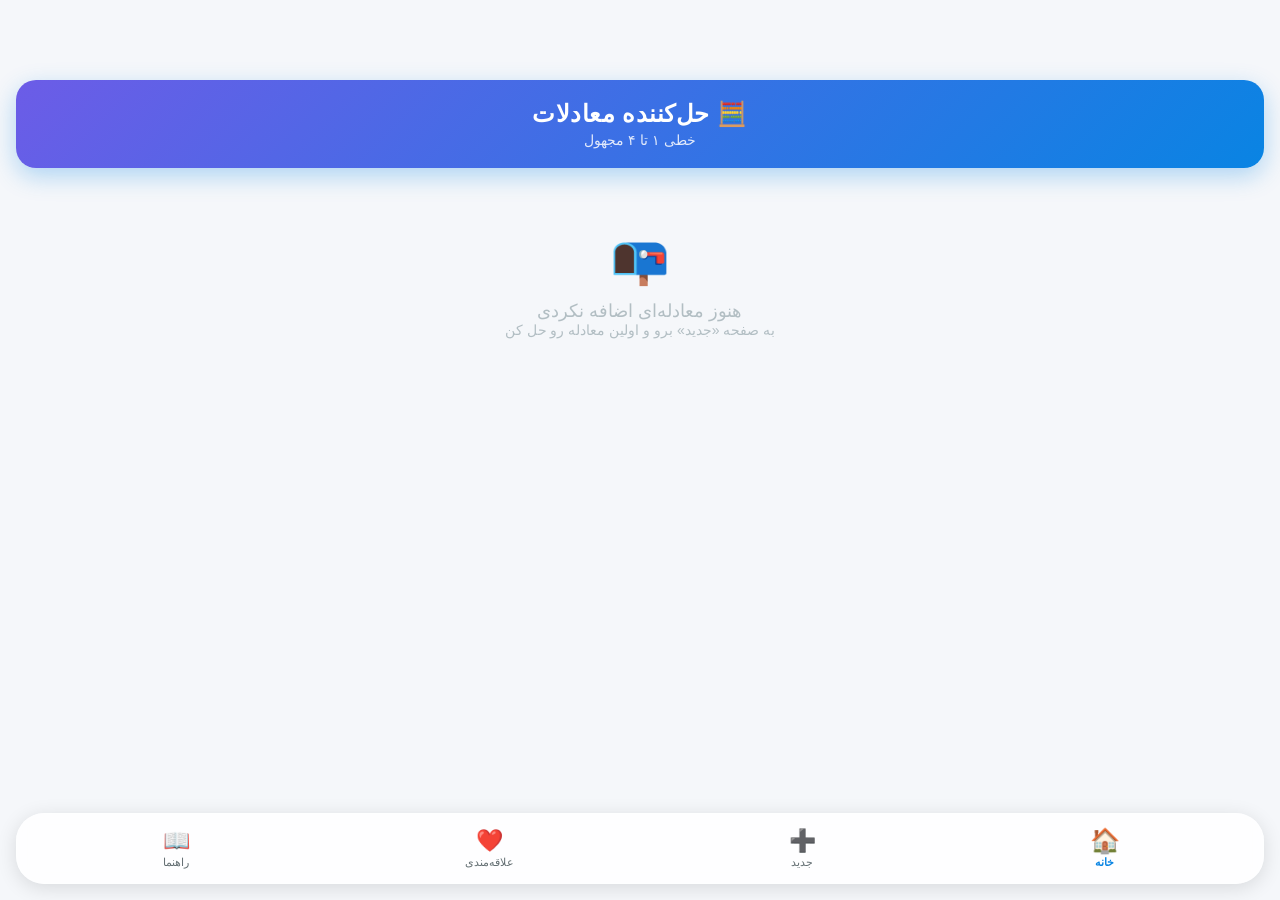
<file: index.html>
<!DOCTYPE html>
<html lang="fa" dir="rtl">
<head>
  <meta charset="UTF-8">
  <meta name="viewport" content="width=device-width, initial-scale=1.0">
  <title>خانه | حل‌کننده معادلات</title>
  <link rel="stylesheet" href="style.css">
  <!-- فونت وزیرمتن از CDN -->
  <link href="https://cdn.fontcdn.ir/font/vazir/Vazir.css" rel="stylesheet">
</head>
<body>

  <!-- هدر -->
  <header class="app-header">
    <h1>🧮 حل‌کننده معادلات</h1>
    <p>خطی ۱ تا ۴ مجهول</p>
  </header>

  <!-- محتوای اصلی -->
  <main class="main-content" id="mainContent">
    <!-- کارت‌های معادلات توسط js ساخته می‌شوند -->
  </main>

  <!-- منوی پایین (نوار ناوبری) -->
  <nav class="bottom-nav">
    <a href="index.html" class="nav-item active">
      <span class="nav-icon">🏠</span>
      <span class="nav-label">خانه</span>
    </a>
    <a href="add.html" class="nav-item">
      <span class="nav-icon">➕</span>
      <span class="nav-label">جدید</span>
    </a>
    <a href="favert.html" class="nav-item">
      <span class="nav-icon">❤️</span>
      <span class="nav-label">علاقه‌مندی</span>
    </a>
    <a href="gaid.html" class="nav-item">
      <span class="nav-icon">📖</span>
      <span class="nav-label">راهنما</span>
    </a>
  </nav>

  <!-- مودال تأیید حذف -->
  <div id="modalOverlay" class="modal-overlay" style="display:none;">
    <div class="modal-box">
      <p id="modalMessage">آیا مطمئن هستید؟</p>
      <div class="modal-actions">
        <button id="modalConfirm" class="btn btn-danger">بله، حذف شود</button>
        <button id="modalCancel" class="btn btn-secondary">انصراف</button>
      </div>
    </div>
  </div>

  <script src="index.js"></script>
</body>
</html>
</file>
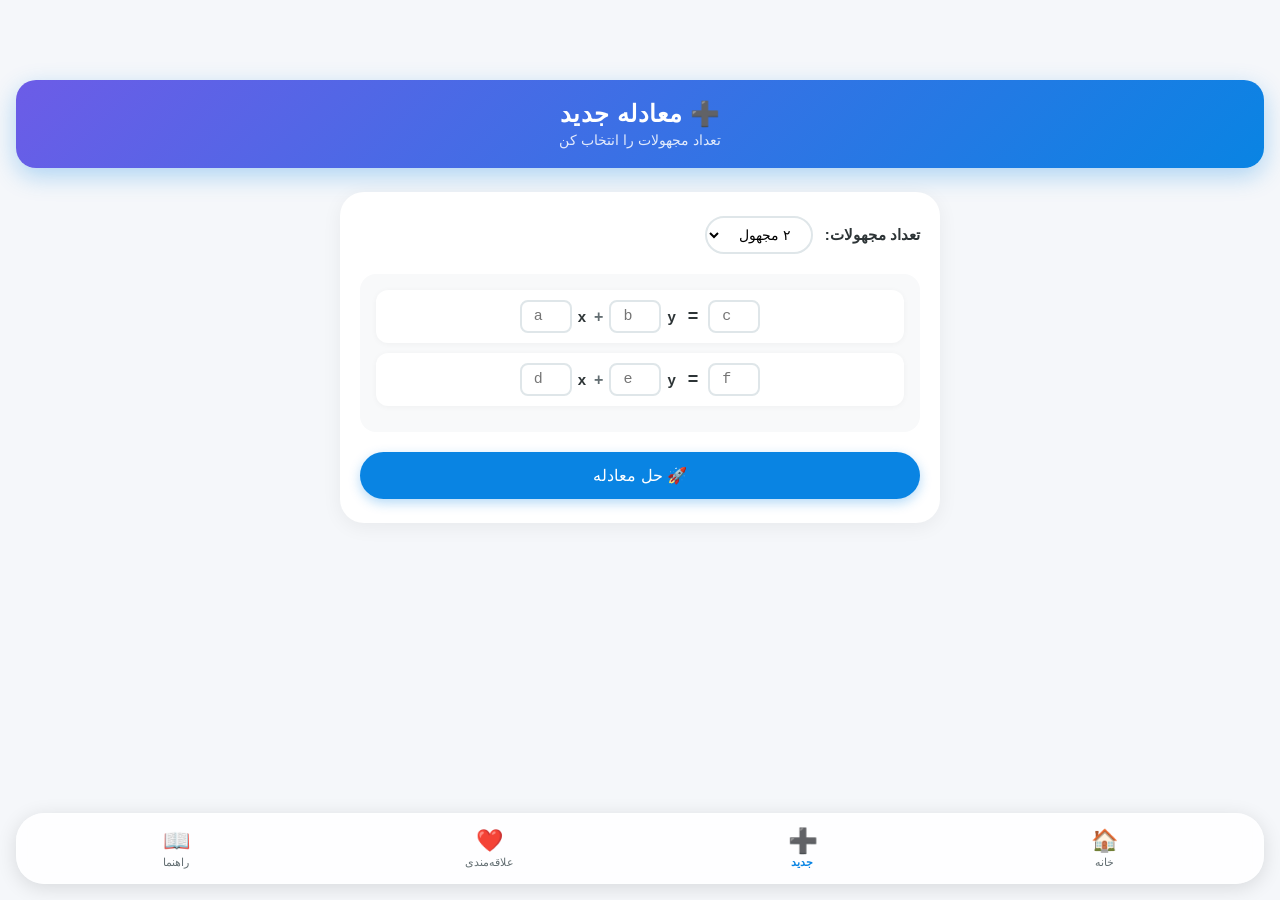
<file: add.html>
<!DOCTYPE html>
<html lang="fa" dir="rtl">
<head>
  <meta charset="UTF-8">
  <meta name="viewport" content="width=device-width, initial-scale=1.0">
  <title>حل معادله جدید</title>
  <link rel="stylesheet" href="style.css">
  <link href="https://cdn.fontcdn.ir/font/vazir/Vazir.css" rel="stylesheet">
</head>
<body>

  <header class="app-header">
    <h1>➕ معادله جدید</h1>
    <p>تعداد مجهولات را انتخاب کن</p>
  </header>

  <main class="main-content">
    <div class="solver-card">
      <div class="selector-row">
        <label for="change">تعداد مجهولات:</label>
        <select id="change" class="select-box">
          <option value="1">۱ مجهول</option>
          <option value="2" selected>۲ مجهول</option>
          <option value="3">۳ مجهول</option>
          <option value="4">۴ مجهول</option>
        </select>
      </div>

      <div id="solverContainer" class="solver-container">
        <!-- ورودی‌ها توسط js ساخته می‌شوند -->
      </div>

      <button id="solveBtn" class="btn btn-primary btn-block">🚀 حل معادله</button>
      <div id="resultBox" class="result-box" style="display:none;"></div>
      <div id="stepsBox" class="steps-box" style="display:none;"></div>
    </div>
  </main>

  <!-- منوی پایین -->
  <nav class="bottom-nav">
    <a href="index.html" class="nav-item">
      <span class="nav-icon">🏠</span>
      <span class="nav-label">خانه</span>
    </a>
    <a href="add.html" class="nav-item active">
      <span class="nav-icon">➕</span>
      <span class="nav-label">جدید</span>
    </a>
    <a href="favert.html" class="nav-item">
      <span class="nav-icon">❤️</span>
      <span class="nav-label">علاقه‌مندی</span>
    </a>
    <a href="gaid.html" class="nav-item">
      <span class="nav-icon">📖</span>
      <span class="nav-label">راهنما</span>
    </a>
  </nav>

  <script src="js.js"></script>
</body>
</html>
</file>
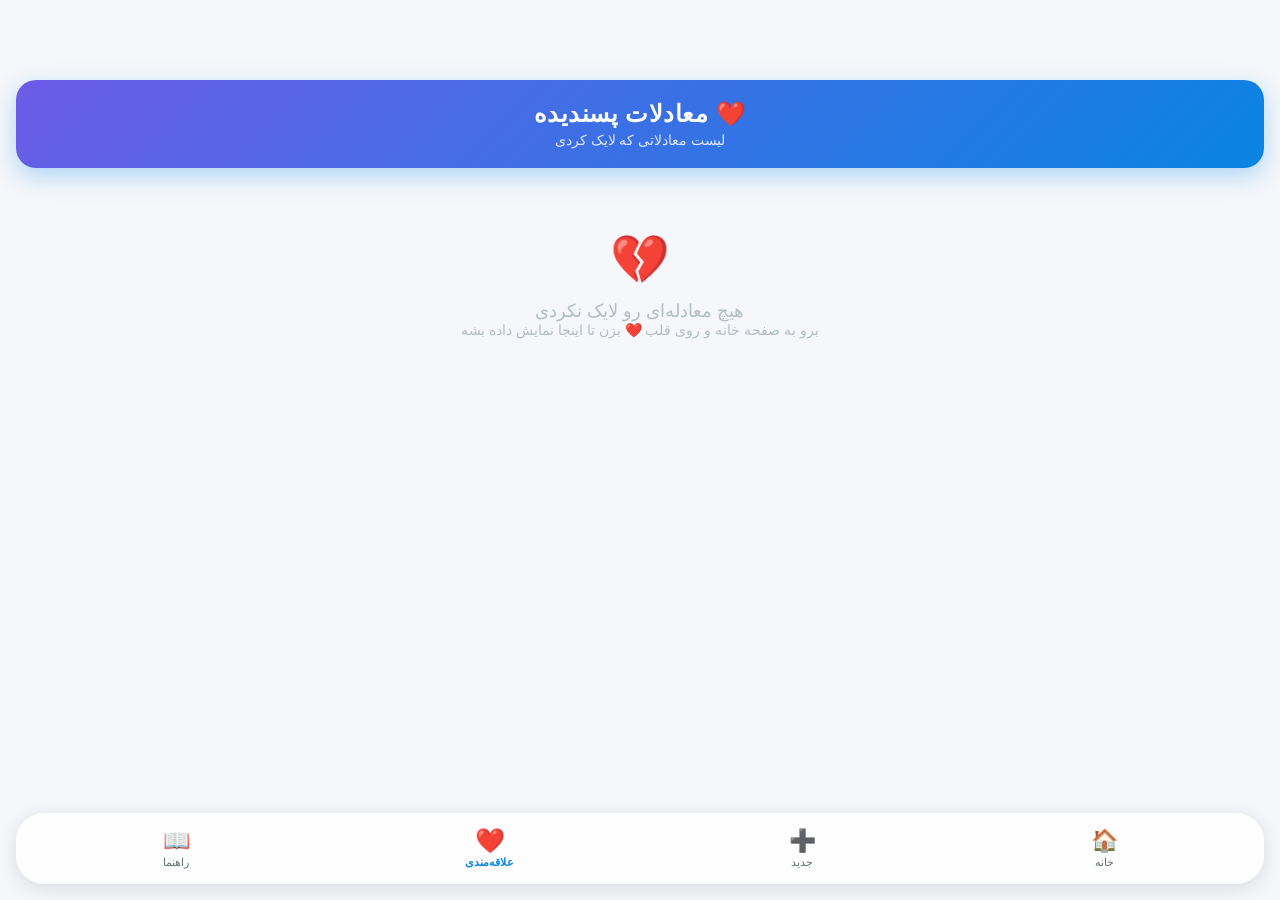
<file: favert.html>
<!DOCTYPE html>
<html lang="fa" dir="rtl">
<head>
  <meta charset="UTF-8">
  <meta name="viewport" content="width=device-width, initial-scale=1.0">
  <title>علاقه‌مندی‌ها</title>
  <link rel="stylesheet" href="style.css">
  <link href="https://cdn.fontcdn.ir/font/vazir/Vazir.css" rel="stylesheet">
</head>
<body>

  <header class="app-header">
    <h1>❤️ معادلات پسندیده</h1>
    <p>لیست معادلاتی که لایک کردی</p>
  </header>

  <main class="main-content" id="favContainer">
    <!-- توسط js پر می‌شود -->
  </main>

  <nav class="bottom-nav">
    <a href="index.html" class="nav-item">
      <span class="nav-icon">🏠</span>
      <span class="nav-label">خانه</span>
    </a>
    <a href="add.html" class="nav-item">
      <span class="nav-icon">➕</span>
      <span class="nav-label">جدید</span>
    </a>
    <a href="favert.html" class="nav-item active">
      <span class="nav-icon">❤️</span>
      <span class="nav-label">علاقه‌مندی</span>
    </a>
    <a href="gaid.html" class="nav-item">
      <span class="nav-icon">📖</span>
      <span class="nav-label">راهنما</span>
    </a>
  </nav>

  <script src="js3.js"></script>
</body>
</html>
</file>
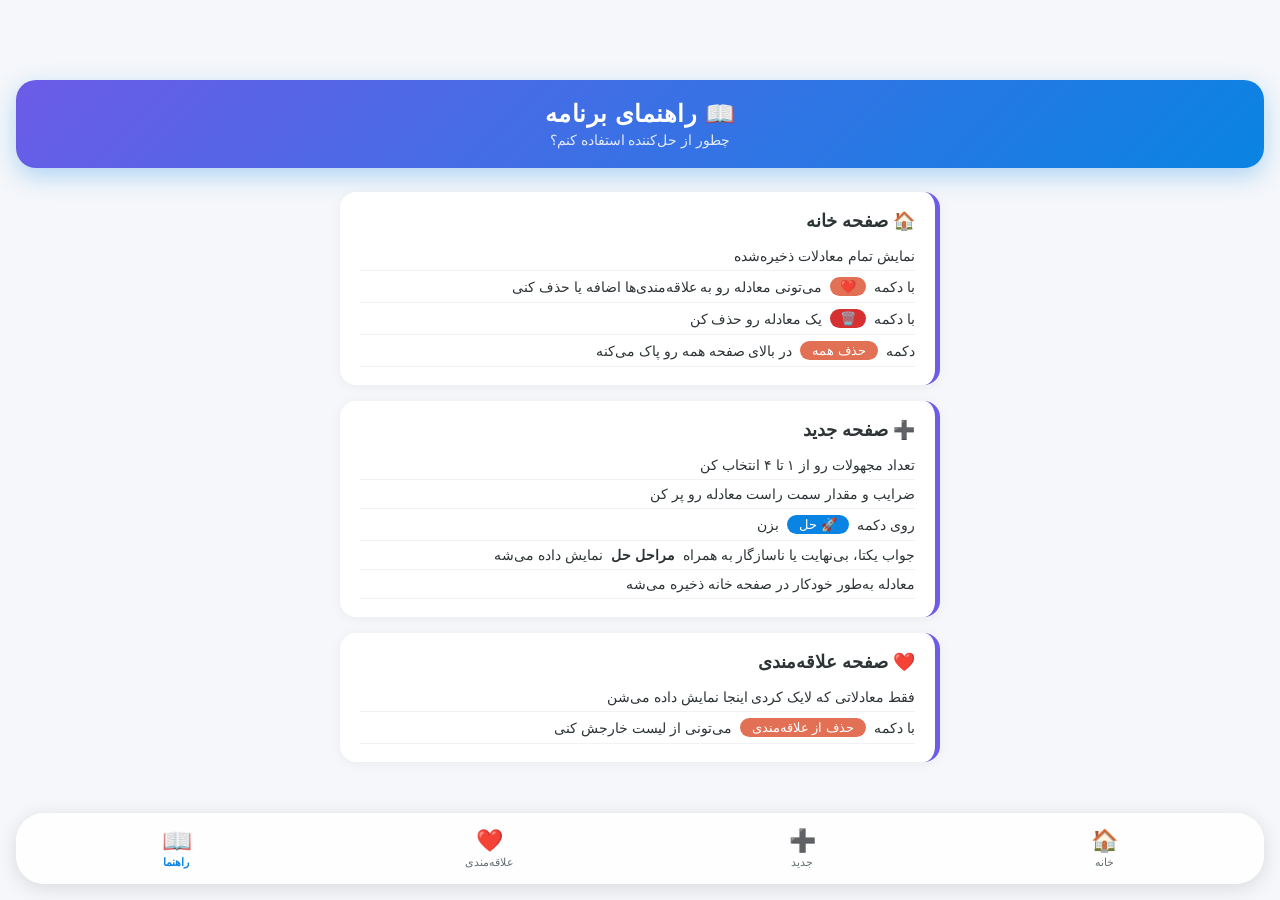
<file: gaid.html>
<!DOCTYPE html>
<html lang="fa" dir="rtl">
<head>
  <meta charset="UTF-8">
  <meta name="viewport" content="width=device-width, initial-scale=1.0">
  <title>راهنما</title>
  <link rel="stylesheet" href="style.css">
  <link href="https://cdn.fontcdn.ir/font/vazir/Vazir.css" rel="stylesheet">
</head>
<body>

  <header class="app-header">
    <h1>📖 راهنمای برنامه</h1>
    <p>چطور از حل‌کننده استفاده کنم؟</p>
  </header>

  <main class="main-content">
    <div class="guide-card">
      <h2>🏠 صفحه خانه</h2>
      <ul>
        <li>نمایش تمام معادلات ذخیره‌شده</li>
        <li>با دکمه <span class="badge-like">❤️</span> می‌تونی معادله رو به علاقه‌مندی‌ها اضافه یا حذف کنی</li>
        <li>با دکمه <span class="badge-delete">🗑️</span> یک معادله رو حذف کن</li>
        <li>دکمه <span class="badge-danger">حذف همه</span> در بالای صفحه همه رو پاک می‌کنه</li>
      </ul>
    </div>

    <div class="guide-card">
      <h2>➕ صفحه جدید</h2>
      <ul>
        <li>تعداد مجهولات رو از ۱ تا ۴ انتخاب کن</li>
        <li>ضرایب و مقدار سمت راست معادله رو پر کن</li>
        <li>روی دکمه <span class="badge-primary">🚀 حل</span> بزن</li>
        <li>جواب یکتا، بی‌نهایت یا ناسازگار به همراه <strong>مراحل حل</strong> نمایش داده می‌شه</li>
        <li>معادله به‌طور خودکار در صفحه خانه ذخیره می‌شه</li>
      </ul>
    </div>

    <div class="guide-card">
      <h2>❤️ صفحه علاقه‌مندی</h2>
      <ul>
        <li>فقط معادلاتی که لایک کردی اینجا نمایش داده می‌شن</li>
        <li>با دکمه <span class="badge-danger">حذف از علاقه‌مندی</span> می‌تونی از لیست خارجش کنی</li>
      </ul>
    </div>
  </main>

  <nav class="bottom-nav">
    <a href="index.html" class="nav-item">
      <span class="nav-icon">🏠</span>
      <span class="nav-label">خانه</span>
    </a>
    <a href="add.html" class="nav-item">
      <span class="nav-icon">➕</span>
      <span class="nav-label">جدید</span>
    </a>
    <a href="favert.html" class="nav-item">
      <span class="nav-icon">❤️</span>
      <span class="nav-label">علاقه‌مندی</span>
    </a>
    <a href="gaid.html" class="nav-item active">
      <span class="nav-icon">📖</span>
      <span class="nav-label">راهنما</span>
    </a>
  </nav>

</body>
</html>
</file>
<file: style.css>
/* ===== RESET & BASE ===== */
* {
  margin: 0;
  padding: 0;
  box-sizing: border-box;
}

body {
  font-family: 'Vazir', Tahoma, sans-serif;
  background: #f5f7fa;
  color: #2d3436;
  padding: 80px 16px 90px;
  min-height: 100vh;
  direction: rtl;
}

/* ===== HEADER ===== */
.app-header {
  text-align: center;
  background: linear-gradient(135deg, #6c5ce7, #0984e3);
  color: #fff;
  padding: 20px 16px;
  border-radius: 20px;
  margin-bottom: 24px;
  box-shadow: 0 8px 24px rgba(9, 132, 227, 0.3);
}

.app-header h1 {
  font-size: 24px;
  font-weight: 700;
  letter-spacing: 0.5px;
}

.app-header p {
  font-size: 14px;
  opacity: 0.85;
  margin-top: 4px;
}

/* ===== MAIN CONTENT ===== */
.main-content {
  max-width: 600px;
  margin: 0 auto;
}

/* ===== BOTTOM NAVIGATION ===== */
.bottom-nav {
  position: fixed;
  bottom: 16px;
  left: 16px;
  right: 16px;
  background: rgba(255, 255, 255, 0.85);
  backdrop-filter: blur(12px);
  -webkit-backdrop-filter: blur(12px);
  display: flex;
  justify-content: space-around;
  align-items: center;
  padding: 10px 8px;
  border-radius: 28px;
  box-shadow: 0 4px 20px rgba(0, 0, 0, 0.12);
  z-index: 1000;
  border: 1px solid rgba(255, 255, 255, 0.3);
}

.nav-item {
  display: flex;
  flex-direction: column;
  align-items: center;
  text-decoration: none;
  color: #636e72;
  font-size: 11px;
  transition: all 0.2s;
  padding: 4px 12px;
  border-radius: 16px;
}

.nav-item .nav-icon {
  font-size: 22px;
  margin-bottom: 2px;
}

.nav-item.active {
  color: #0984e3;
  font-weight: 700;
}

.nav-item.active .nav-icon {
  transform: scale(1.1);
}

/* ===== کارت معادله در صفحه خانه ===== */
.equation-card {
  background: #fff;
  border-radius: 16px;
  padding: 16px 18px;
  margin-bottom: 14px;
  box-shadow: 0 2px 12px rgba(0, 0, 0, 0.06);
  border-right: 5px solid #0984e3;
  transition: all 0.2s;
  display: flex;
  flex-direction: column;
  gap: 8px;
}

.equation-card .eq-title {
  font-size: 16px;
  font-weight: 600;
  color: #2d3436;
}

.equation-card .eq-text {
  font-size: 15px;
  color: #2d3436;
  background: #f8f9fa;
  padding: 8px 12px;
  border-radius: 10px;
  direction: ltr;
  text-align: left;
  font-family: 'Courier New', monospace;
  overflow-x: auto;
  white-space: nowrap;
}

.equation-card .eq-actions {
  display: flex;
  gap: 10px;
  justify-content: flex-end;
}

.equation-card .eq-index {
  font-size: 12px;
  color: #b2bec3;
  font-weight: 600;
}

/* ===== دکمه‌ها ===== */
.btn {
  display: inline-flex;
  align-items: center;
  justify-content: center;
  gap: 6px;
  padding: 8px 16px;
  border: none;
  border-radius: 30px;
  font-family: 'Vazir', Tahoma, sans-serif;
  font-size: 14px;
  font-weight: 500;
  cursor: pointer;
  transition: all 0.2s;
  text-decoration: none;
  background: #dfe6e9;
  color: #2d3436;
}

.btn-primary {
  background: #0984e3;
  color: #fff;
  box-shadow: 0 4px 12px rgba(9, 132, 227, 0.3);
}
.btn-primary:hover { background: #0873c7; transform: translateY(-2px); }

.btn-success {
  background: #00b894;
  color: #fff;
  box-shadow: 0 4px 12px rgba(0, 184, 148, 0.3);
}
.btn-success:hover { background: #00a381; transform: translateY(-2px); }

.btn-danger {
  background: #e17055;
  color: #fff;
  box-shadow: 0 4px 12px rgba(225, 112, 85, 0.3);
}
.btn-danger:hover { background: #d63031; transform: translateY(-2px); }

.btn-secondary {
  background: #b2bec3;
  color: #2d3436;
}
.btn-secondary:hover { background: #a0aab0; }

.btn-block {
  width: 100%;
  padding: 14px;
  font-size: 16px;
}

.btn-like {
  background: transparent;
  font-size: 22px;
  padding: 4px 8px;
  transition: transform 0.2s;
}
.btn-like:hover { transform: scale(1.2); }

.btn-delete {
  background: transparent;
  color: #e17055;
  font-size: 18px;
  padding: 4px 8px;
}
.btn-delete:hover { background: #fceae8; border-radius: 30px; }

/* ===== صفحه افزودن (solver) ===== */
.solver-card {
  background: #fff;
  border-radius: 24px;
  padding: 24px 20px;
  box-shadow: 0 4px 20px rgba(0, 0, 0, 0.06);
}

.selector-row {
  display: flex;
  align-items: center;
  gap: 12px;
  margin-bottom: 20px;
  flex-wrap: wrap;
}

.selector-row label {
  font-weight: 600;
  font-size: 15px;
}

.select-box {
  padding: 8px 16px;
  border-radius: 30px;
  border: 2px solid #dfe6e9;
  font-family: 'Vazir', Tahoma, sans-serif;
  font-size: 14px;
  background: #fff;
  outline: none;
  transition: border 0.2s;
}
.select-box:focus { border-color: #0984e3; }

.solver-container {
  background: #f8f9fa;
  border-radius: 16px;
  padding: 16px;
  margin-bottom: 20px;
  min-height: 120px;
}

.equation-row {
  display: flex;
  flex-wrap: wrap;
  align-items: center;
  justify-content: center;
  gap: 6px 4px;
  background: #fff;
  padding: 10px 12px;
  border-radius: 12px;
  margin-bottom: 10px;
  box-shadow: 0 1px 6px rgba(0,0,0,0.04);
  direction: ltr;
}

.equation-row input {
  width: 52px;
  padding: 6px 4px;
  border: 2px solid #dfe6e9;
  border-radius: 8px;
  text-align: center;
  font-size: 15px;
  font-family: 'Courier New', monospace;
  transition: border 0.2s;
}
.equation-row input:focus {
  border-color: #0984e3;
  outline: none;
}

.equation-row .var-label {
  font-weight: 700;
  font-size: 15px;
  color: #2d3436;
  margin: 0 2px;
}

.equation-row .op {
  font-weight: 700;
  color: #636e72;
  margin: 0 2px;
}

.eq-sign {
  font-weight: 700;
  font-size: 18px;
  margin: 0 6px;
  color: #2d3436;
}

/* ===== جواب و مراحل ===== */
.result-box {
  margin-top: 16px;
  padding: 16px;
  border-radius: 16px;
  background: #e8f4fd;
  border-right: 5px solid #0984e3;
  font-weight: 600;
  font-size: 16px;
  text-align: center;
  display: none;
  direction: ltr;
}

.steps-box {
  margin-top: 16px;
  padding: 16px;
  border-radius: 16px;
  background: #f0f0f0;
  border-right: 5px solid #00b894;
  font-size: 14px;
  display: none;
  direction: ltr;
  max-height: 300px;
  overflow-y: auto;
  font-family: 'Courier New', monospace;
  white-space: pre-wrap;
  line-height: 1.8;
}

/* ===== مودال ===== */
.modal-overlay {
  position: fixed;
  top: 0; left: 0; width: 100%; height: 100%;
  background: rgba(0, 0, 0, 0.5);
  backdrop-filter: blur(4px);
  display: none;
  justify-content: center;
  align-items: center;
  z-index: 2000;
}

.modal-box {
  background: #fff;
  padding: 28px 24px;
  border-radius: 24px;
  max-width: 340px;
  width: 90%;
  text-align: center;
  box-shadow: 0 20px 60px rgba(0,0,0,0.3);
}

.modal-box p {
  font-size: 16px;
  margin-bottom: 20px;
  color: #2d3436;
}

.modal-actions {
  display: flex;
  gap: 12px;
  justify-content: center;
}

/* ===== راهنما ===== */
.guide-card {
  background: #fff;
  border-radius: 16px;
  padding: 18px 20px;
  margin-bottom: 16px;
  box-shadow: 0 2px 12px rgba(0,0,0,0.05);
  border-right: 5px solid #6c5ce7;
}

.guide-card h2 {
  font-size: 18px;
  margin-bottom: 10px;
  color: #2d3436;
}

.guide-card ul {
  list-style: none;
  padding-right: 0;
}
.guide-card ul li {
  padding: 6px 0;
  border-bottom: 1px solid #f1f2f6;
  font-size: 14px;
  display: flex;
  align-items: center;
  gap: 8px;
}

.badge-like { background: #e17055; color: #fff; padding: 2px 10px; border-radius: 30px; font-size: 13px; }
.badge-delete { background: #d63031; color: #fff; padding: 2px 10px; border-radius: 30px; font-size: 13px; }
.badge-danger { background: #e17055; color: #fff; padding: 2px 12px; border-radius: 30px; font-size: 13px; }
.badge-primary { background: #0984e3; color: #fff; padding: 2px 12px; border-radius: 30px; font-size: 13px; }

/* ===== حالت خالی ===== */
.empty-state {
  text-align: center;
  padding: 40px 20px;
  color: #b2bec3;
  font-size: 18px;
}

.empty-state .icon {
  font-size: 48px;
  display: block;
  margin-bottom: 12px;
}

/* ===== ریسپانسیو ===== */
@media (max-width: 480px) {
  .equation-row input { width: 44px; font-size: 13px; }
  .equation-row { padding: 8px 6px; gap: 3px; }
  .app-header h1 { font-size: 20px; }
  .nav-item .nav-icon { font-size: 20px; }
  }
</file>
